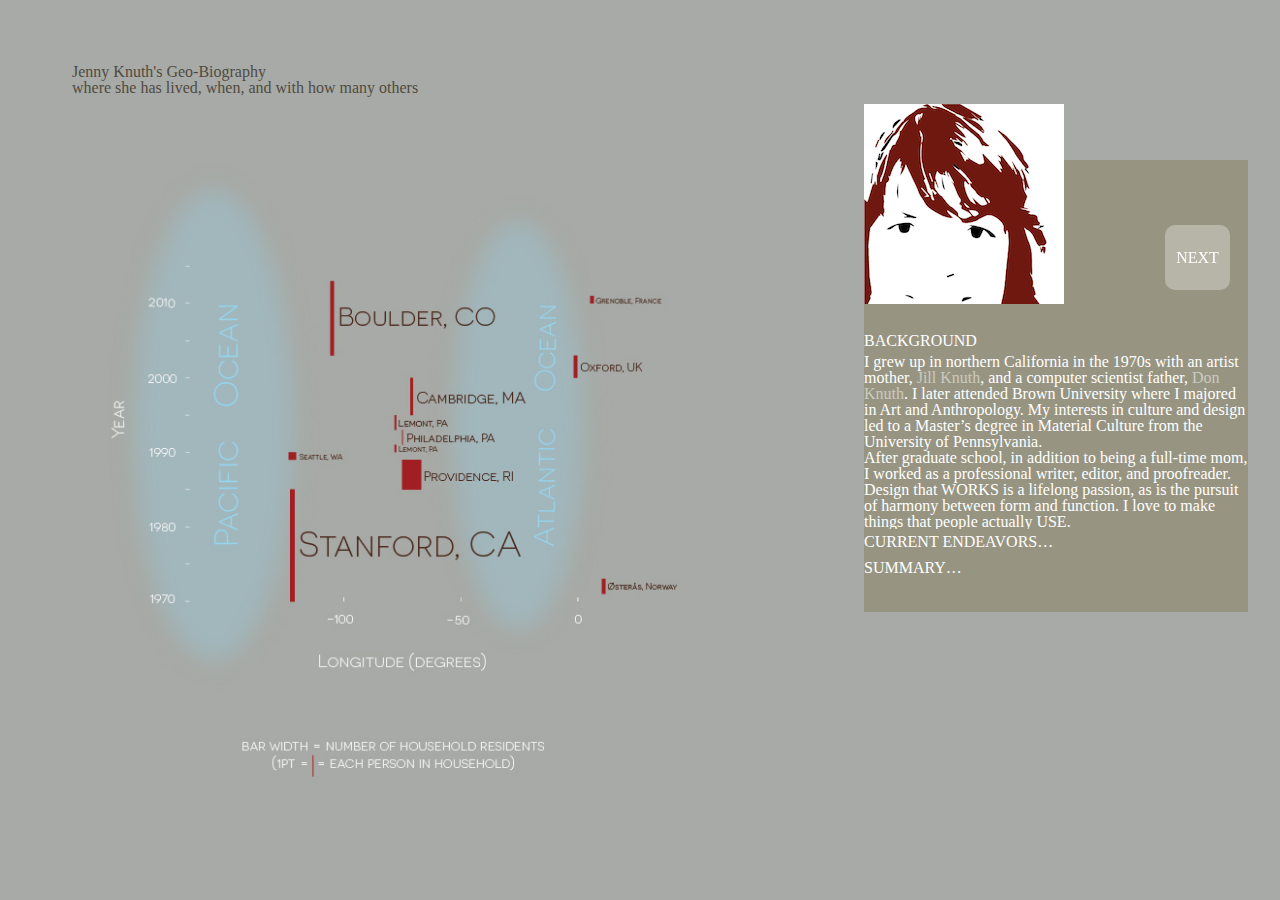
<file: website/index.html>
<!DOCTYPE html>
<html lang="en">
  <head>
    <meta charset="utf-8">
    <title>Jenny Knuth</title>
    <link rel="stylesheet" href="stylesheets/style.css">
    <link rel="stylesheet" href="stylesheets/reset.css">
  </head>

  <body id="JKBG">

    <header>
      <h1>Jenny Knuth's Geo-Biography</h1>
        <h4>where she has lived, when, and with how many others</h4>
    </header>

    <div class="button">
      <a href="future.html" title="…the future…">NEXT</a>
    </div>

    <aside>
        <img id="avatar" src="stylesheets/images/RedJen.jpg" alt="avatar of Jenny Knuth">

      <article id="JKbio">

        <div id="Background" class="section">
          <div class="title">
            <h3>
              Background
            </h3>
          </div>
          <div class="popbox">
            <p>
              I grew up in northern California in the 1970s with an artist mother,
              <a href="http://www.commonword.ca/ResourceView/2/1509" title="Jill Knuth" target="-blank">Jill Knuth</a>, and a computer scientist father, <a href="http://www-cs-faculty.stanford.edu/~uno" title="Don Knuth's retro website…" target="-blank">Don Knuth</a>.
              I later attended Brown University where I majored in Art and Anthropology.
              My interests in culture and design led to a Master’s degree in Material Culture from the University of Pennsylvania.
            </p>
            <p>
              After graduate school, in addition to being a full-time mom, I worked as a professional writer, editor, and proofreader.
            </p>
            <p>
              Design that WORKS is a lifelong passion, as is the pursuit of harmony between form and function. I love to make things that people actually <strong>use</strong>.
            </p>
          </div>
        </div>

        <div id="Current" class="section">
          <div class="title">
            <h3>
              Current Endeavors<span class="elipsis">…</span>
            </h3>
          </div>
          <div class="popbox">
            <p>
              As the founder and owner of <a href="http://truejune.com" title="TrueJune Design" target="_blank">TrueJune Design</a>, I create functional, attractive, everyday jewelry that is made to last.
            </p>

            <p>
              <a href="http://truejune.com" title="TrueJune Design" target="_blank">TrueJune</a> is a successful small business that I launched in 2008.
              The business allows me to apply creative problem solving to a wide variety of areas from photography to marketing to storage and display.
              I love the meticulous attention to detail, analyzing strategies, figuring it out, and making things work.
              I've taken my handmade business about as far as it can go. To move on, I need to do something more replicable.
            </p>
          </div>
        </div>

        <div id="Summary" class="section">
          <div class="title">
            <h3>
              Summary<span class="elipsis">…</span>
            </h3>
          </div>
          <div class="popbox">
            <p>I have lived on the west coast, the east coast, in England, Norway, and France, and now find myself happily settled in Boulder, Colorado, with my Geologist husband, two teenage sons, and two cats.
              A chronicle of my adventures can be found at <a href="http://jeninco.blogspot.com" title="Jenny's blog" target="_blank">jeninco.blogspot.com</a>.
            </p>
            <p>
              Click the <a href="future.html" title="…the future…">NEXT</a> button to learn more about my <a href="future.html" title="…the future…">FUTURE</a> plans!
            </p>
          </div>
        </div>

      </article>
    </aside>

    <script src="https://ajax.googleapis.com/ajax/libs/jquery/2.1.3/jquery.min.js"></script>
    <script src="script/script.js"></script>

    <script src="http://d3js.org/d3.v3.min.js" charset="utf-8"></script>
    <script src="chartScript.js"></script>

  </body>
</html>
</file>
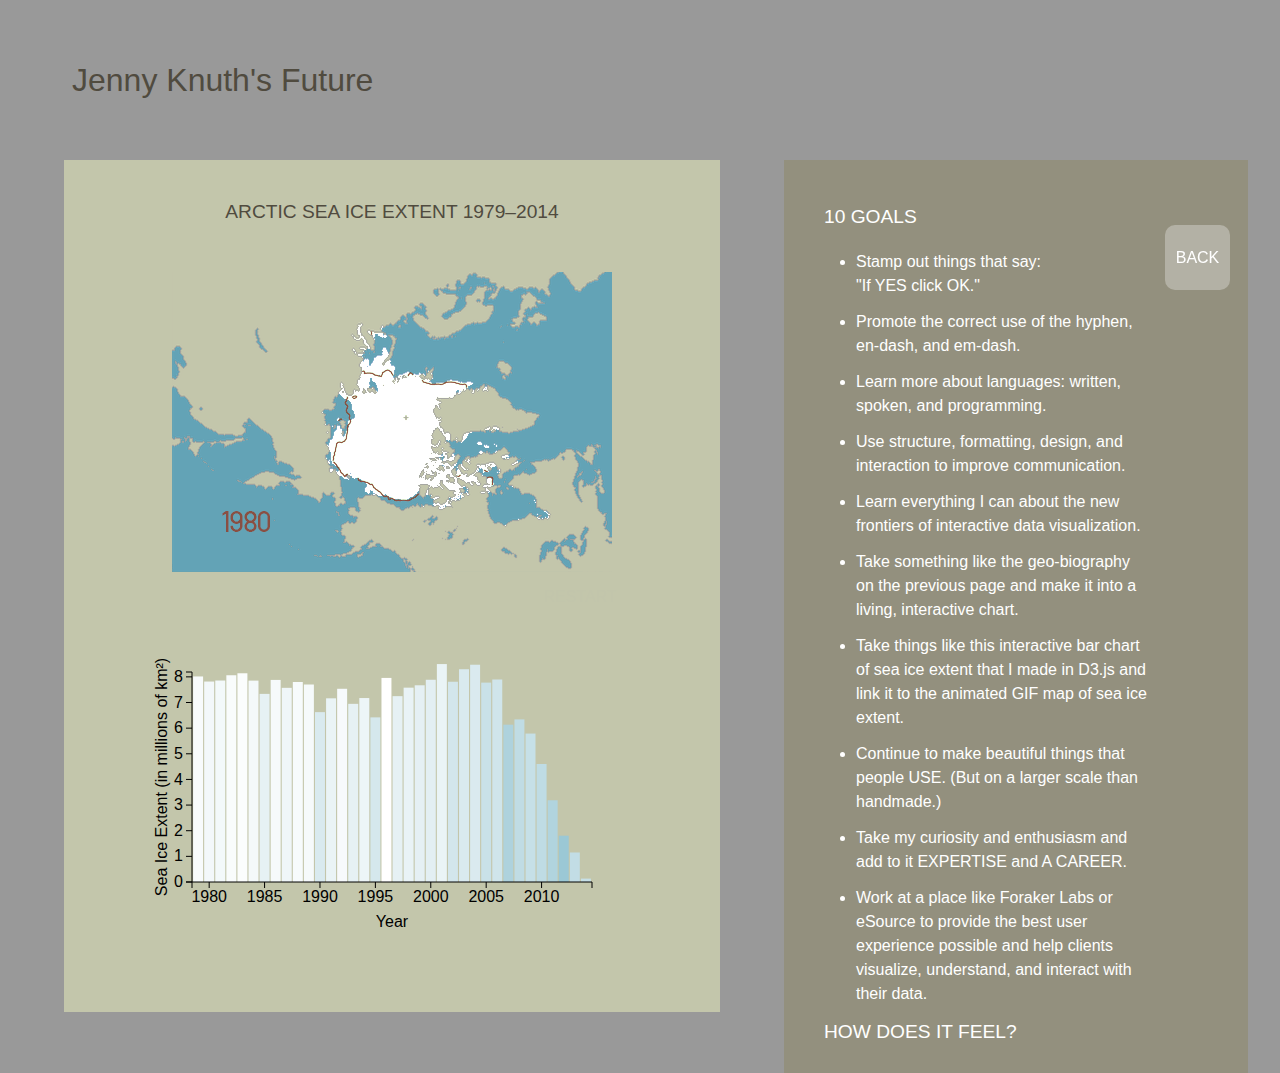
<file: website/future.html>
<!DOCTYPE html>
<html lang="en">
  <head>
    <meta charset="utf-8">
    <title>Jenny's Future</title>
    <link rel="stylesheet" href="stylesheets/reset.css">
    <link rel="stylesheet" href="stylesheets/style.css">

  </head>

  <body id="future">

      <header>
        <h1>Jenny Knuth's Future</h1>
      </header>


      <section class="container">
        <h3 class="caption">Arctic Sea Ice Extent 1979–2014</h3>
        <div class="reload">
          <p>RESTART</p>
        </div>
        <br>
        <br>
        <img id="SeaIce" src="stylesheets/images/SeaIceGif.gif" alt="animated GIF of Sea Ice Extent 1979–2014">
        <div id="chart"></div>
      </section>

      <div class="button">
        <a href="index.html" title="…previously…">BACK</a>
      </div>

      <aside>
      <article id="10">
        <div class="title">
          <h3>
            10 Goals
          </h3>
        </div>
        <div class="popbox">
          <ul>
            <li>
              Stamp out things that say: <br>"If YES click OK."
            </li>
            <li>
              Promote the correct use of the hyphen, en-dash, and em-dash.
            </li>
            <li>
              Learn more about languages: written, spoken, and programming.
            </li>
            <li>
              Use structure, formatting, design, and interaction to improve communication.
            </li>
            <li>
              Learn everything I can about the new frontiers of interactive data visualization.
            </li>
            <li>
              Take something like the geo-biography on the previous page and make it into a living, interactive chart.
            </li>
            <li>
              Take things like this interactive bar chart of sea ice extent that I made in D3.js and link it to
              the animated GIF map of sea ice extent.
            </li>
            <li>
              Continue to make beautiful things that people <strong> use</strong>. (But on a larger scale than handmade.)
            </li>
            <li>
              Take my curiosity and enthusiasm and add to it <strong>expertise</strong> and <strong>a career</strong>.
            </li>
            <li>
              Work at a place like Foraker Labs or eSource to provide the best user experience possible and help clients visualize, understand, and interact with their data.
            </li>
          </ul>
        </div>
      </article>
          <div class="title">
            <h3>How Does It Feel?</h3>
          </div>
          <div class="popbox">
          <br>
             <img id="GIF" src="stylesheets/images/Reaction-Gif.gif" alt="Cookie Monster does the Happy Dance.">
             <img id="MAC" src="stylesheets/images/MAC.png" alt="MacBook Air instead of cookie plate.">
          </div>
    </aside>


    <script src="https://ajax.googleapis.com/ajax/libs/jquery/2.1.3/jquery.min.js"></script>
    <script src="script.js"></script>

    <script src="http://d3js.org/d3.v3.min.js" charset="utf-8"></script>
    <script src="d3.min.js" charset="utf-8"></script>
    <script src="chartScript.js"></script>

  </body>
</html>
</file>
<file: website/stylesheets/style.css>
body {
  margin: 2.5em;
  padding: 0;
  font-family: "Helvetica Neue", Helvetica, Arial, sans-serif;
  font-size: 100%;
  line-height: 1.5em;
  color: #504b3f;/*brown*/
  }

body {
  background-color: #999999;/*gray*/
  }

#JKBG {
  background-image: url("images/JKBG.jpg");
  background-size: 100%;
  background-repeat: no-repeat;
  }

article, aside, header, section {
  display: block;
  color: inherit;
  }

h1, h2 {
  margin-bottom: .5em;
  line-height: 1em;
  }

h1 {
  font-size: 2em;
  }

h2 {
  font-size: 1.5em;
  }

h3 {
  font-size: 1.2em;
  text-transform: uppercase;
  }

h4 {
  font-size: 1.14em;
  font-weight: 300;
  }

h5, .axisLabel {/*for some reason this is not working*/
  font-size: 1em;
  font-weight: 300;
  margin-bottom: .5em;
  color: #504b3f;
  }

.caption {
  text-align: center;
  font-size: 1.2em;
  text-transform: uppercase;
}

strong {
  text-transform: uppercase;
  }

ul, ol {
  margin: 1em 1em;
  }

ul {
  list-style: disc;
  padding-left: 1em;
  padding-right: 2.5em;
  line-height: 1.5;
  }

li {
  margin-bottom: .75em;
  }

p {
  margin-bottom: 1em;
  }

a {
  color: rgba( 255,255,255, 0.5 );/*transparent white*/
  text-decoration: none;
  }

img {
  border: none;
  }

header {
  width: 100%;
  position: absolute;
  top: 4em;
  left: 4.5em;}

.container{
  width: 45%;
  height: auto;
  padding: 2.5em;
  position: absolute;
  top: 8em;
  left: 2em;
  margin: 2em;
  background-color: #c3c6ab; /*gold/tan*/
  }

.title{
  cursor: pointer;
  position: relative;
  padding: .3em;
  left: -.3em;
  }

.popbox {
  display: none;
  }

/*trying to set a style where, when .popbox is in "focus" it is in the viewport*/
/*.popbox:focus {
  background-color: pink;
  display: block;
  position: absolute;
  vertical-align: top;
  top: 0;
  right:0;
}*/

aside {
  position: absolute;
  width: 30%;
  padding: 2.5em;
  top: 10em;
  right: 2em;
  background-color: rgba(146, 141, 118, .75);/*khaki brown of aside box*/
  color: #fff;/*white*/
  }

#avatar {
  display: block;
  max-width: 100%;
  height: auto;
  position: relative;
  top: -3.5em;
  }

#JKbio {
  position: relative;
  top: -2em;
  }

#SeaIce, #chart, #GIF, svg {
  display: block;
  max-width: 100%;/*so it is responsive and centered*/
  margin-left: auto;
  margin-right: auto;
  color: #504b3f;}/*for some reason this is not working*/

#MAC {
  display: block;
  position: relative;
  max-width: 50%;/*so it is responsive and centered*/
  height: auto;
  margin-left: auto;
  margin-right: auto;
  bottom: 2.5em;
}

.button a{
  position: absolute;
  top: 50%;/*this refers to half the width of the container*/
  left: 50%;
  transform: translate(-50%, -50%);/*translate refers to the width of the element itself*/
  text-decoration: none;
  color: #fff;
  }

.button {
  	position: fixed;
    z-index: 5;
    border-radius: 10px;
  	top: 25%;
  	right: 50px;
  	width: 65px;
  	height: 65px;
  	background-color: rgba( 255,255,255, 0.3);
  }

a:hover {
    text-decoration: none;
    color: #95d5f0; /*blue*/
    }

.reload {
    text-align: center;
    cursor: pointer;
    position: absolute;
    padding-bottom: .5em;
    border-radius: 9px;
    top: 425px;
    right: 6em;
    z-index: 3;
    width: 5.5em;
  	height: 1em;
  	background-color: rgba( 255,255,255, 0.3 );
    color: #63A3B6;/*darker blue*/
  }

/*this to to highlight a button that is not already white*/
.highlight-inverse {
    color: #fff;
  }

/*this is to highlight areas that are clickable*/
.highlight {
  color: #95d5f0;
  background-color: rgba( 255,255,255, 0.3 );
  border-radius: 9px;
  }
</file>
